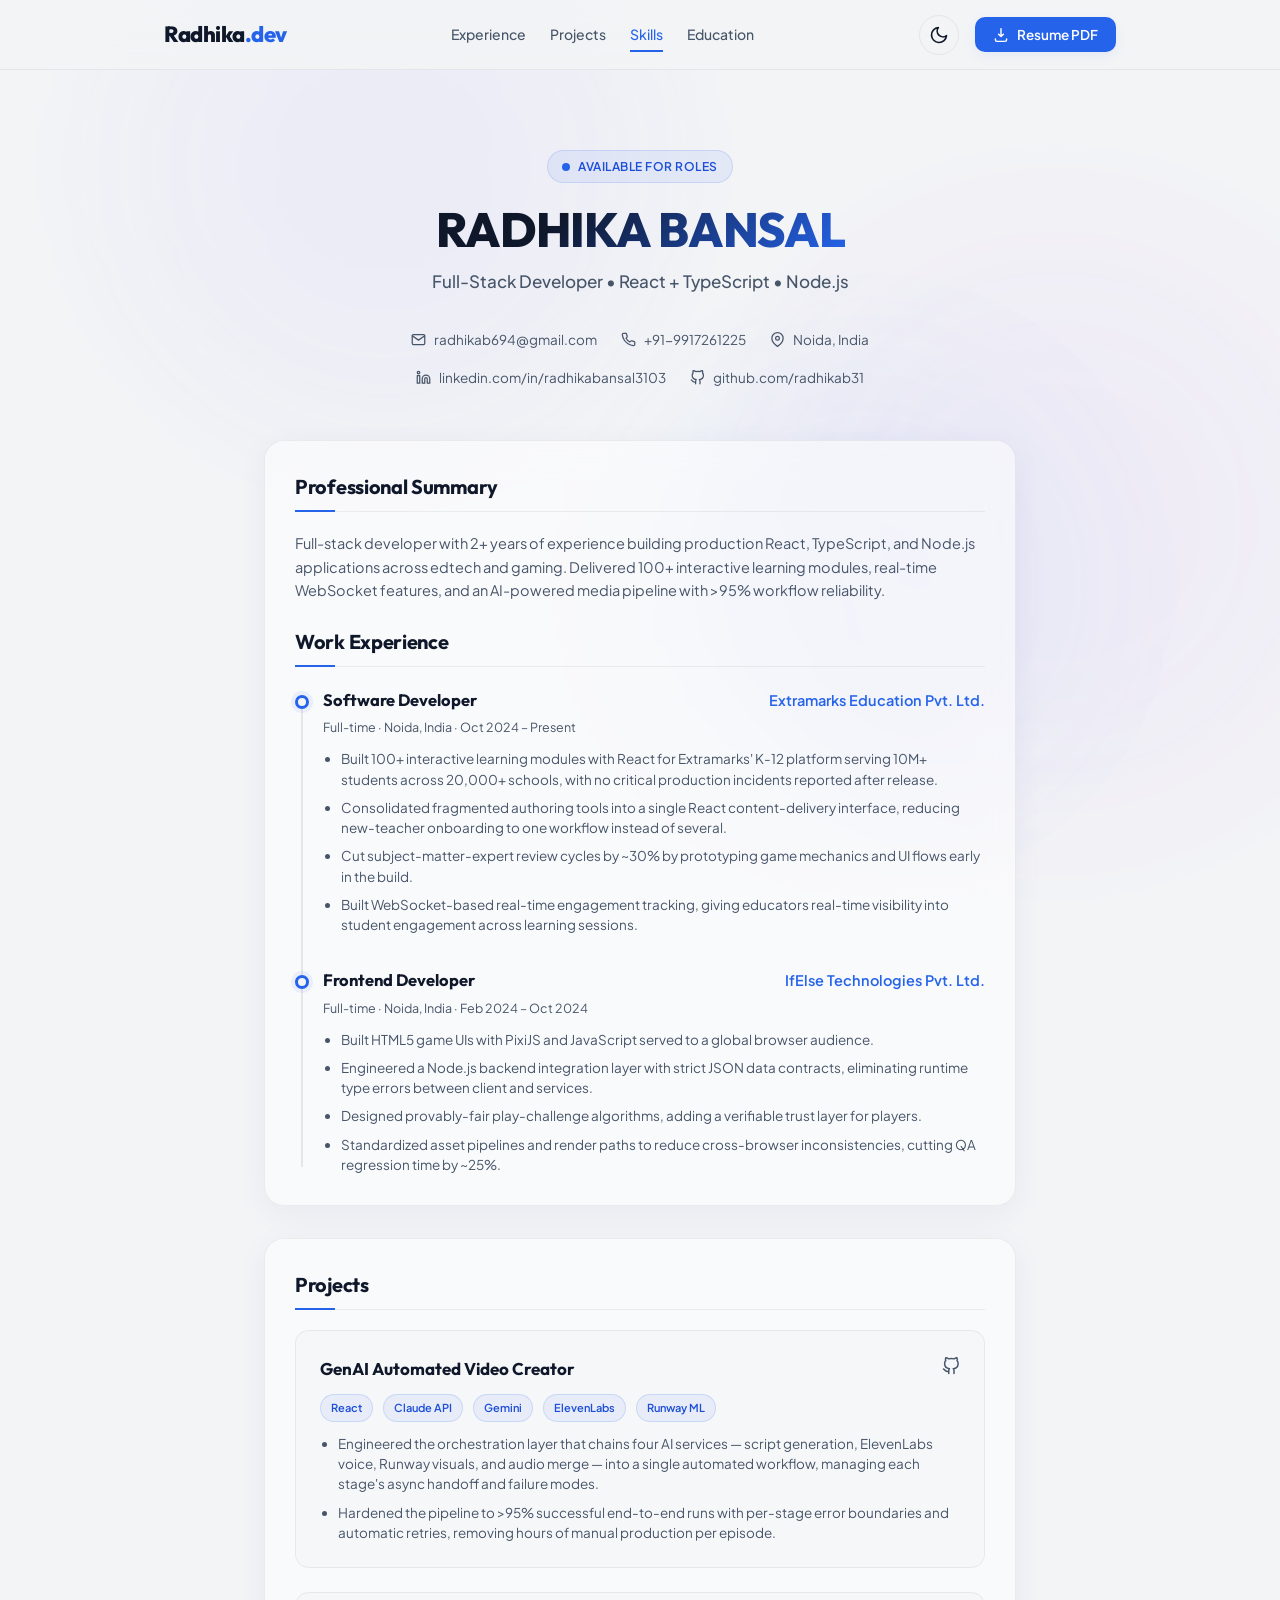
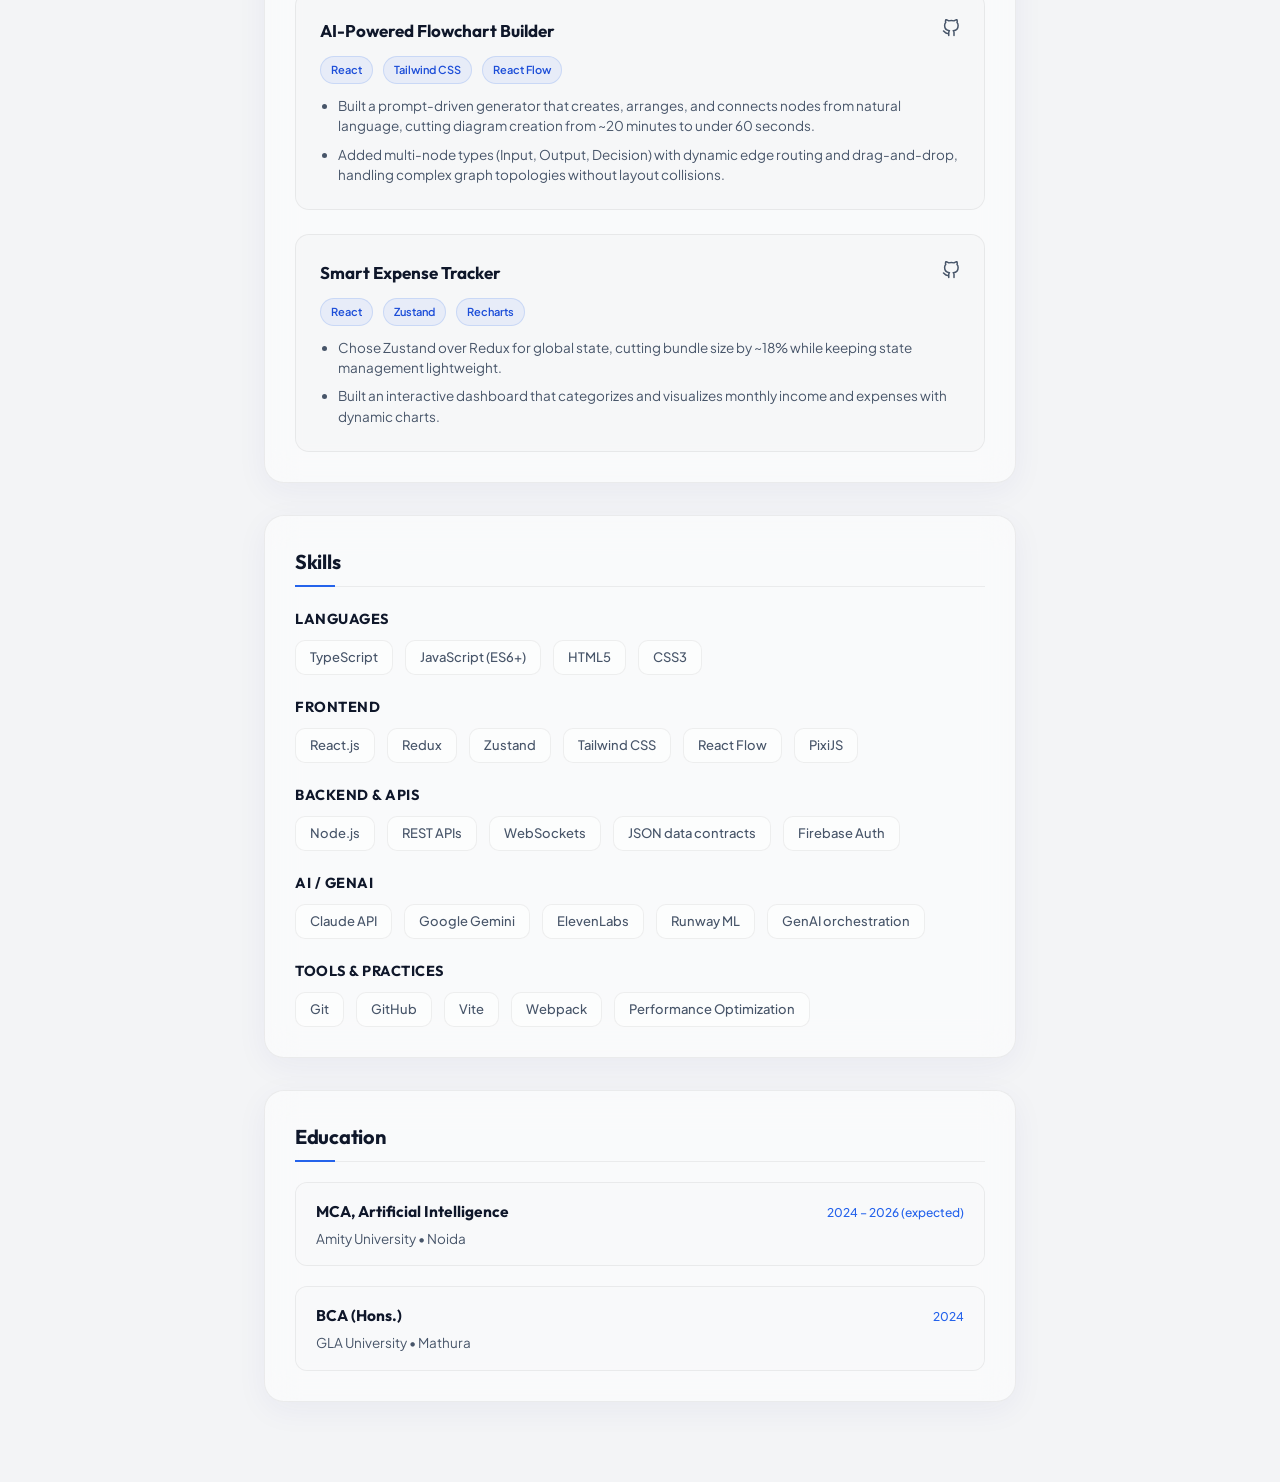
<file: index.html>
<!DOCTYPE html>
<html lang="en">
<head>
  <meta charset="UTF-8"/>
  <meta name="viewport" content="width=device-width, initial-scale=1.0"/>
  <title>Radhika Bansal — Software Developer</title>
  <!-- Google Fonts: Plus Jakarta Sans & Outfit -->
  <link rel="preconnect" href="https://fonts.googleapis.com">
  <link rel="preconnect" href="https://fonts.gstatic.com" crossorigin>
  <link href="https://fonts.googleapis.com/css2?family=Outfit:wght@400;500;600;700;800&family=Plus+Jakarta+Sans:ital,wght@0,300;0,400;0,500;0,600;0,700;1,400&display=swap" rel="stylesheet">
  <link rel="stylesheet" href="styles.css?v=5">
</head>
<body>

  <!-- Floating animated background blobs -->
  <div class="bg-blobs" aria-hidden="true">
    <div class="blob blob-1"></div>
    <div class="blob blob-2"></div>
    <div class="blob blob-3"></div>
  </div>

  <!-- Navigation Bar -->
  <nav class="nav-bar">
    <div class="nav-content">
      <a href="#" class="nav-logo">Radhika<span>.dev</span></a>
      <div class="nav-links">
        <a href="#experience-container" class="nav-link">Experience</a>
        <a href="#projects-container" class="nav-link">Projects</a>
        <a href="#skills-container" class="nav-link">Skills</a>
        <a href="#education-container" class="nav-link">Education</a>
      </div>
      <div class="nav-actions">
        <!-- Light / Dark Mode Toggle Button -->
        <button class="theme-toggle" id="theme-toggle" aria-label="Toggle Theme">
          <svg class="sun-icon" viewBox="0 0 24 24" fill="none" stroke="currentColor" stroke-width="2" stroke-linecap="round" stroke-linejoin="round">
            <circle cx="12" cy="12" r="5"></circle>
            <line x1="12" y1="1" x2="12" y2="3"></line>
            <line x1="12" y1="21" x2="12" y2="23"></line>
            <line x1="4.22" y1="4.22" x2="5.64" y2="5.64"></line>
            <line x1="18.36" y1="18.36" x2="19.78" y2="19.78"></line>
            <line x1="1" y1="12" x2="3" y2="12"></line>
            <line x1="21" y1="12" x2="23" y2="12"></line>
            <line x1="4.22" y1="19.78" x2="5.64" y2="18.36"></line>
            <line x1="18.36" y1="5.64" x2="19.78" y2="4.22"></line>
          </svg>
          <svg class="moon-icon" viewBox="0 0 24 24" fill="none" stroke="currentColor" stroke-width="2" stroke-linecap="round" stroke-linejoin="round">
            <path d="M21 12.79A9 9 0 1 1 11.21 3 7 7 0 0 0 21 12.79z"></path>
          </svg>
        </button>
        <!-- Download PDF button -->
        <button class="dl-btn" onclick="downloadPDF()">
          <svg viewBox="0 0 20 20" fill="none" xmlns="http://www.w3.org/2000/svg">
            <path d="M10 2v10m0 0l-3-3m3 3l3-3M3 15v1a2 2 0 002 2h10a2 2 0 002-2v-1"
                  stroke="currentColor" stroke-width="1.8" stroke-linecap="round" stroke-linejoin="round"/>
          </svg>
          Resume PDF
        </button>
      </div>
    </div>
  </nav>

  <!-- Main Content Wrapper -->
  <main class="portfolio-wrapper">
    <!-- Hero / Header Section -->
    <header class="hero-section">
      <div class="hero-badge">
        <span class="pulse-dot"></span>
        Available for Roles
      </div>
      <h1 class="hero-name">RADHIKA BANSAL</h1>
      <p class="hero-tagline">Full-Stack Developer &bull; React + TypeScript &bull; Node.js</p>
      
      <div class="hero-contact">
        <a href="mailto:radhikab694@gmail.com" class="contact-item">
          <svg viewBox="0 0 24 24" fill="none" stroke="currentColor" stroke-width="2" stroke-linecap="round" stroke-linejoin="round"><path d="M4 4h16c1.1 0 2 .9 2 2v12c0 1.1-.9 2-2 2H4c-1.1 0-2-.9-2-2V6c0-1.1.9-2 2-2z"></path><polyline points="22,6 12,13 2,6"></polyline></svg>
          <span>radhikab694@gmail.com</span>
        </a>
        <a href="tel:+919917261225" class="contact-item">
          <svg viewBox="0 0 24 24" fill="none" stroke="currentColor" stroke-width="2" stroke-linecap="round" stroke-linejoin="round"><path d="M22 16.92v3a2 2 0 0 1-2.18 2 19.79 19.79 0 0 1-8.63-3.07 19.5 19.5 0 0 1-6-6 19.79 19.79 0 0 1-3.07-8.67A2 2 0 0 1 4.11 2h3a2 2 0 0 1 2 1.72 12.84 12.84 0 0 0 .7 2.81 2 2 0 0 1-.45 2.11L8.09 9.91a16 16 0 0 0 6 6l1.27-1.27a2 2 0 0 1 2.11-.45 12.84 12.84 0 0 0 2.81.7A2 2 0 0 1 22 16.92z"></path></svg>
          <span>+91-9917261225</span>
        </a>
        <span class="contact-item location">
          <svg viewBox="0 0 24 24" fill="none" stroke="currentColor" stroke-width="2" stroke-linecap="round" stroke-linejoin="round"><path d="M21 10c0 7-9 13-9 13s-9-6-9-13a9 9 0 0 1 18 0z"></path><circle cx="12" cy="10" r="3"></circle></svg>
          <span>Noida, India</span>
        </span>
        <a href="https://linkedin.com/in/radhikabansal3103" target="_blank" rel="noopener" class="contact-item">
          <svg viewBox="0 0 24 24" fill="none" stroke="currentColor" stroke-width="2" stroke-linecap="round" stroke-linejoin="round"><path d="M16 8a6 6 0 0 1 6 6v7h-4v-7a2 2 0 0 0-2-2 2 2 0 0 0-2 2v7h-4v-7a6 6 0 0 1 6-6z"></path><rect x="2" y="9" width="4" height="12"></rect><circle cx="4" cy="4" r="2"></circle></svg>
          <span>linkedin.com/in/radhikabansal3103</span>
        </a>
        <a href="https://github.com/radhikab31" target="_blank" rel="noopener" class="contact-item git-link">
          <svg viewBox="0 0 24 24" fill="none" stroke="currentColor" stroke-width="2" stroke-linecap="round" stroke-linejoin="round"><path d="M9 19c-5 1.5-5-2.5-7-3m14 6v-3.87a3.37 3.37 0 0 0-.94-2.61c3.14-.35 6.44-1.54 6.44-7A5.44 5.44 0 0 0 20 4.77 5.07 5.07 0 0 0 19.91 1S18.73.65 16 2.48a13.38 13.38 0 0 0-7 0C6.27.65 5.09 1 5.09 1A5.07 5.07 0 0 0 5 4.77a5.44 5.44 0 0 0-1.5 3.78c0 5.42 3.3 6.61 6.44 7A3.37 3.37 0 0 0 9 18.13V22"></path></svg>
          <span>github.com/radhikab31</span>
        </a>
      </div>
    </header>

    <!-- Content Sections -->
    <section id="experience-container" class="portfolio-section">
      <div class="skeleton-loader" aria-hidden="true">
        <div class="skeleton-title"></div>
        <div class="skeleton-line"></div>
        <div class="skeleton-line"></div>
        <div class="skeleton-line"></div>
      </div>
    </section>
    
    <section id="projects-container" class="portfolio-section">
      <div class="skeleton-loader" aria-hidden="true">
        <div class="skeleton-title"></div>
        <div class="skeleton-line"></div>
        <div class="skeleton-line"></div>
        <div class="skeleton-line"></div>
      </div>
    </section>
    
    <section id="skills-container" class="portfolio-section">
      <div class="skeleton-loader" aria-hidden="true">
        <div class="skeleton-title"></div>
        <div class="skeleton-line"></div>
        <div class="skeleton-line"></div>
      </div>
    </section>
    
    <section id="education-container" class="portfolio-section">
      <div class="skeleton-loader" aria-hidden="true">
        <div class="skeleton-title"></div>
        <div class="skeleton-line"></div>
        <div class="skeleton-line"></div>
      </div>
    </section>
  </main>

  <script src="index.js?v=3"></script>
</body>
</html>
</file>
<file: styles.css>
/* ==========================================================================
   1. Theme Variables & Base Style
   ========================================================================== */
:root {
  /* Fonts */
  --font-heading: 'Outfit', -apple-system, BlinkMacSystemFont, "Segoe UI", Roboto, sans-serif;
  --font-body: 'Plus Jakarta Sans', -apple-system, BlinkMacSystemFont, "Segoe UI", Roboto, sans-serif;

  /* Transitions */
  --transition-fast: 0.2s cubic-bezier(0.4, 0, 0.2, 1);
  --transition-normal: 0.4s cubic-bezier(0.16, 1, 0.3, 1);

  /* Dark Theme Default Tokens */
  --bg-main: #090d16;
  --card-bg: rgba(255, 255, 255, 0.03);
  --card-border: rgba(255, 255, 255, 0.07);
  --card-hover-bg: rgba(255, 255, 255, 0.06);
  --card-hover-border: rgba(99, 102, 241, 0.3);
  --text-primary: #f8fafc;
  --text-secondary: #94a3b8;
  --accent-color: #6366f1;
  --accent-light: #818cf8;
  --accent-glow: rgba(99, 102, 241, 0.15);
  --shadow-main: 0 8px 32px 0 rgba(0, 0, 0, 0.3);
  --nav-bg: rgba(9, 13, 22, 0.7);
  --timeline-line: rgba(255, 255, 255, 0.1);
  --badge-bg: rgba(99, 102, 241, 0.12);
  --badge-text: #a5b4fc;
  --badge-border: rgba(99, 102, 241, 0.2);
  --icon-color: #cbd5e1;

  /* Animated Blob Colors (Dark Mode) */
  --blob-1-color: rgba(99, 102, 241, 0.12);
  --blob-2-color: rgba(124, 58, 237, 0.12);
  --blob-3-color: rgba(37, 99, 235, 0.12);
}

body.light-mode {
  /* Light Theme Tokens */
  --bg-main: #f3f4f6;
  --card-bg: rgba(255, 255, 255, 0.5);
  --card-border: rgba(0, 0, 0, 0.06);
  --card-hover-bg: rgba(255, 255, 255, 0.85);
  --card-hover-border: rgba(59, 130, 246, 0.3);
  --text-primary: #0f172a;
  --text-secondary: #475569;
  --accent-color: #2563eb;
  --accent-light: #3b82f6;
  --accent-glow: rgba(37, 99, 235, 0.08);
  --shadow-main: 0 8px 32px 0 rgba(31, 38, 135, 0.05);
  --nav-bg: rgba(243, 244, 246, 0.8);
  --timeline-line: rgba(0, 0, 0, 0.08);
  --badge-bg: rgba(37, 99, 235, 0.08);
  --badge-text: #1d4ed8;
  --badge-border: rgba(37, 99, 235, 0.15);
  --icon-color: #475569;

  /* Animated Blob Colors (Light Mode) */
  --blob-1-color: rgba(99, 102, 241, 0.06);
  --blob-2-color: rgba(168, 85, 247, 0.06);
  --blob-3-color: rgba(59, 130, 246, 0.06);
}

/* Base Styles */
*, *::before, *::after {
  box-sizing: border-box;
  margin: 0;
  padding: 0;
}

html {
  scroll-behavior: smooth;
  -webkit-font-smoothing: antialiased;
  -moz-osx-font-smoothing: grayscale;
}

body {
  font-family: var(--font-body);
  background-color: var(--bg-main);
  color: var(--text-primary);
  line-height: 1.6;
  display: flex;
  flex-direction: column;
  align-items: center;
  overflow-x: hidden;
  transition: background-color var(--transition-normal), color var(--transition-normal);
  min-height: 100vh;
}

/* ==========================================================================
   2. Background Animated Blobs
   ========================================================================== */
.bg-blobs {
  position: fixed;
  top: 0;
  left: 0;
  width: 100vw;
  height: 100vh;
  z-index: -1;
  overflow: hidden;
  pointer-events: none;
}

.blob {
  position: absolute;
  border-radius: 50%;
  filter: blur(80px);
  opacity: 0.8;
  transition: background-color var(--transition-normal);
}

.blob-1 {
  top: -10%;
  left: 10%;
  width: 40vw;
  height: 40vw;
  background-color: var(--blob-1-color);
  animation: float-1 25s ease-in-out infinite alternate;
}

.blob-2 {
  bottom: 10%;
  right: -5%;
  width: 45vw;
  height: 45vw;
  background-color: var(--blob-2-color);
  animation: float-2 28s ease-in-out infinite alternate;
}

.blob-3 {
  top: 40%;
  left: 50%;
  width: 35vw;
  height: 35vw;
  background-color: var(--blob-3-color);
  animation: float-1 22s ease-in-out infinite alternate-reverse;
}

@keyframes float-1 {
  0% { transform: translate(0, 0) scale(1); }
  50% { transform: translate(80px, 40px) scale(1.15); }
  100% { transform: translate(-40px, 80px) scale(0.9); }
}

@keyframes float-2 {
  0% { transform: translate(0, 0) scale(1); }
  50% { transform: translate(-60px, -80px) scale(0.9); }
  100% { transform: translate(40px, 40px) scale(1.1); }
}

/* ==========================================================================
   3. Glassmorphic Navigation Bar
   ========================================================================== */
.nav-bar {
  position: fixed;
  top: 0;
  width: 100%;
  height: 70px;
  z-index: 100;
  background-color: var(--nav-bg);
  backdrop-filter: blur(12px);
  -webkit-backdrop-filter: blur(12px);
  border-bottom: 1px solid var(--card-border);
  display: flex;
  justify-content: center;
  transition: background-color var(--transition-normal), border var(--transition-normal);
}

.nav-content {
  width: 100%;
  max-width: 1000px;
  padding: 0 24px;
  display: flex;
  justify-content: space-between;
  align-items: center;
}

.nav-logo {
  font-family: var(--font-heading);
  font-size: 22px;
  font-weight: 800;
  text-decoration: none;
  color: var(--text-primary);
  letter-spacing: -0.5px;
}

.nav-logo span {
  color: var(--accent-color);
}

.nav-links {
  display: flex;
  gap: 24px;
}

.nav-link {
  font-size: 14px;
  font-weight: 500;
  text-decoration: none;
  color: var(--text-secondary);
  position: relative;
  padding: 6px 0;
  transition: color var(--transition-fast);
}

.nav-link:hover {
  color: var(--text-primary);
}

.nav-link::after {
  content: '';
  position: absolute;
  bottom: 0;
  left: 0;
  width: 0;
  height: 2px;
  background-color: var(--accent-color);
  transition: width var(--transition-fast);
}

.nav-link.active {
  color: var(--accent-color);
}

.nav-link.active::after {
  width: 100%;
}

.nav-actions {
  display: flex;
  align-items: center;
  gap: 16px;
}

/* Theme Toggle Button */
.theme-toggle {
  background: none;
  border: 1px solid var(--card-border);
  border-radius: 50%;
  width: 40px;
  height: 40px;
  display: flex;
  align-items: center;
  justify-content: center;
  cursor: pointer;
  color: var(--text-primary);
  transition: border var(--transition-fast), background-color var(--transition-fast);
}

.theme-toggle:hover {
  border-color: var(--accent-color);
  background-color: var(--card-hover-bg);
}

.theme-toggle svg {
  width: 20px;
  height: 20px;
  transition: transform var(--transition-normal);
}

/* Handle sun/moon visibility */
body.light-mode .theme-toggle .sun-icon { display: none; }
body:not(.light-mode) .theme-toggle .moon-icon { display: none; }

body:not(.light-mode) .theme-toggle:hover svg {
  transform: rotate(45deg);
}

body.light-mode .theme-toggle:hover svg {
  transform: rotate(-20deg);
}

/* Premium Download PDF Button */
.dl-btn {
  display: inline-flex;
  align-items: center;
  gap: 8px;
  background-color: var(--accent-color);
  color: #ffffff;
  font-family: var(--font-body);
  font-size: 13.5px;
  font-weight: 600;
  padding: 9px 18px;
  border: none;
  border-radius: 10px;
  cursor: pointer;
  transition: background-color var(--transition-fast), transform var(--transition-fast), box-shadow var(--transition-fast);
  box-shadow: 0 4px 12px var(--accent-glow);
}

.dl-btn:hover {
  background-color: var(--accent-light);
  transform: translateY(-1px);
  box-shadow: 0 6px 16px var(--accent-glow);
}

.dl-btn:active {
  transform: translateY(1px);
}

.dl-btn svg {
  width: 16px;
  height: 16px;
}

/* ==========================================================================
   4. Layout Wrapper & Main Sections
   ========================================================================== */
.portfolio-wrapper {
  width: 100%;
  max-width: 800px;
  padding: 110px 24px 80px;
  display: flex;
  flex-direction: column;
  gap: 32px;
}

.portfolio-section {
  width: 100%;
  border-radius: 20px;
  background-color: var(--card-bg);
  border: 1px solid var(--card-border);
  box-shadow: var(--shadow-main);
  backdrop-filter: blur(16px);
  -webkit-backdrop-filter: blur(16px);
  padding: 30px;
  transition: border var(--transition-normal), background-color var(--transition-normal), transform var(--transition-normal);
}

.portfolio-section:hover {
  border-color: var(--card-hover-border);
}

/* Section Header Styling */
.sec-head {
  font-family: var(--font-heading);
  font-size: 20px;
  font-weight: 700;
  letter-spacing: -0.3px;
  color: var(--text-primary);
  margin-bottom: 20px;
  padding-bottom: 8px;
  border-bottom: 1px solid var(--card-border);
  position: relative;
}

.sec-head::after {
  content: '';
  position: absolute;
  bottom: -1px;
  left: 0;
  width: 40px;
  height: 2px;
  background-color: var(--accent-color);
}

/* ==========================================================================
   5. Hero / Profile Header Section
   ========================================================================== */
.hero-section {
  display: flex;
  flex-direction: column;
  align-items: center;
  text-align: center;
  padding: 40px 20px 20px;
}

.hero-badge {
  display: inline-flex;
  align-items: center;
  gap: 8px;
  font-size: 12px;
  font-weight: 600;
  background-color: var(--badge-bg);
  color: var(--badge-text);
  border: 1px solid var(--badge-border);
  padding: 6px 14px;
  border-radius: 30px;
  margin-bottom: 20px;
  text-transform: uppercase;
  letter-spacing: 0.5px;
}

.pulse-dot {
  width: 8px;
  height: 8px;
  background-color: var(--accent-color);
  border-radius: 50%;
  animation: pulse 1.8s infinite;
}

@keyframes pulse {
  0% { transform: scale(0.9); box-shadow: 0 0 0 0 rgba(99, 102, 241, 0.7); }
  70% { transform: scale(1); box-shadow: 0 0 0 8px rgba(99, 102, 241, 0); }
  100% { transform: scale(0.9); box-shadow: 0 0 0 0 rgba(99, 102, 241, 0); }
}

.hero-name {
  font-family: var(--font-heading);
  font-size: clamp(32px, 6vw, 48px);
  font-weight: 800;
  letter-spacing: -1px;
  line-height: 1.1;
  background: linear-gradient(135deg, var(--text-primary) 30%, var(--accent-color));
  -webkit-background-clip: text;
  -webkit-text-fill-color: transparent;
  margin-bottom: 12px;
}

.hero-tagline {
  font-size: clamp(14px, 2.5vw, 17px);
  color: var(--text-secondary);
  font-weight: 500;
  max-width: 600px;
  margin-bottom: 24px;
}

.hero-contact {
  display: flex;
  flex-wrap: wrap;
  justify-content: center;
  gap: 16px 24px;
  margin-top: 10px;
  font-size: 13.5px;
}

.contact-item {
  display: flex;
  align-items: center;
  gap: 8px;
  color: var(--text-secondary);
  text-decoration: none;
  transition: color var(--transition-fast);
}

.contact-item svg {
  width: 15px;
  height: 15px;
  stroke: var(--icon-color);
  transition: stroke var(--transition-fast);
}

.contact-item:hover {
  color: var(--text-primary);
}

.contact-item:hover svg {
  stroke: var(--accent-color);
}

.contact-item.location {
  cursor: default;
}

/* ==========================================================================
   6. Dynamic Animations & Loaders
   ========================================================================== */
.animate-in {
  animation: fadeInUp 0.5s cubic-bezier(0.16, 1, 0.3, 1) forwards;
}

@keyframes fadeInUp {
  from {
    opacity: 0;
    transform: translateY(16px);
  }
  to {
    opacity: 1;
    transform: translateY(0);
  }
}

/* Skeletons Styling */
.skeleton-loader {
  display: flex;
  flex-direction: column;
  gap: 12px;
  padding: 10px 0;
}

.skeleton-title {
  width: 35%;
  height: 24px;
  border-radius: 6px;
  background: linear-gradient(90deg, var(--card-border) 25%, rgba(255, 255, 255, 0.08) 50%, var(--card-border) 75%);
  background-size: 200% 100%;
  animation: shimmer 1.5s infinite;
}

.skeleton-line {
  width: 100%;
  height: 14px;
  border-radius: 4px;
  background: linear-gradient(90deg, var(--card-border) 25%, rgba(255, 255, 255, 0.08) 50%, var(--card-border) 75%);
  background-size: 200% 100%;
  animation: shimmer 1.5s infinite;
}

.skeleton-line:nth-child(3) { width: 90%; }
.skeleton-line:nth-child(4) { width: 75%; }

@keyframes shimmer {
  0% { background-position: 200% 0; }
  100% { background-position: -200% 0; }
}

/* Error layout styling */
.section-error {
  display: flex;
  flex-direction: column;
  align-items: center;
  gap: 12px;
  padding: 40px 20px;
  text-align: center;
  color: #ef4444;
}
.error-icon {
  width: 40px;
  height: 40px;
}

/* ==========================================================================
   7. Work Experience Timeline (Dynamic Content)
   ========================================================================== */
.summary {
  font-size: 14.5px;
  color: var(--text-secondary);
  line-height: 1.6;
  margin-bottom: 24px;
}

.timeline {
  position: relative;
  padding-left: 28px;
  display: flex;
  flex-direction: column;
  gap: 32px;
}

.timeline::before {
  content: '';
  position: absolute;
  top: 8px;
  bottom: 8px;
  left: 6px;
  width: 2px;
  background-color: var(--timeline-line);
}

.timeline-item {
  position: relative;
}

.timeline-badge {
  position: absolute;
  top: 8px;
  left: -28px;
  width: 14px;
  height: 14px;
  border-radius: 50%;
  background-color: var(--bg-main);
  border: 3px solid var(--accent-color);
  box-shadow: 0 0 0 4px var(--accent-glow);
  z-index: 2;
  transition: transform var(--transition-fast), background-color var(--transition-fast);
}

.timeline-item:hover .timeline-badge {
  transform: scale(1.2);
  background-color: var(--accent-color);
}

.job-card {
  display: flex;
  flex-direction: column;
}

.job-header {
  display: flex;
  justify-content: space-between;
  align-items: baseline;
  flex-wrap: wrap;
  gap: 4px 12px;
}

.job-title {
  font-family: var(--font-heading);
  font-size: 16.5px;
  font-weight: 700;
  color: var(--text-primary);
}

.job-company {
  font-size: 14.5px;
  font-weight: 600;
  color: var(--accent-color);
}

.job-meta {
  font-size: 12.5px;
  color: var(--text-secondary);
  margin-top: 4px;
  margin-bottom: 12px;
}

.job-bullets, .project-bullets {
  padding-left: 18px;
  display: flex;
  flex-direction: column;
  gap: 8px;
}

.job-bullets li, .project-bullets li {
  font-size: 13.5px;
  color: var(--text-secondary);
  line-height: 1.5;
}

/* ==========================================================================
   8. Projects Cards Grid
   ========================================================================== */
.projects-grid {
  display: grid;
  grid-template-columns: 1fr;
  gap: 24px;
}

.project-card {
  border-radius: 14px;
  background-color: rgba(255, 255, 255, 0.015);
  border: 1px solid var(--card-border);
  padding: 24px;
  transition: transform var(--transition-normal), border var(--transition-normal), box-shadow var(--transition-normal);
  display: flex;
  flex-direction: column;
  gap: 12px;
}

body.light-mode .project-card {
  background-color: rgba(0, 0, 0, 0.01);
}

.project-card:hover {
  transform: translateY(-2px);
  border-color: var(--card-hover-border);
  box-shadow: 0 8px 24px rgba(0, 0, 0, 0.15);
}

.project-header {
  display: flex;
  justify-content: space-between;
  align-items: center;
  gap: 12px;
}

.project-title {
  font-family: var(--font-heading);
  font-size: 17px;
  font-weight: 700;
  color: var(--text-primary);
}

.project-links a {
  color: var(--text-secondary);
  transition: color var(--transition-fast);
}

.project-links a:hover {
  color: var(--accent-color);
}

.project-icon {
  width: 18px;
  height: 18px;
}

.project-tech-list {
  display: flex;
  flex-wrap: wrap;
  gap: 6px 10px;
}

.tech-badge {
  font-size: 11px;
  font-weight: 600;
  background-color: var(--badge-bg);
  color: var(--badge-text);
  border: 1px solid var(--badge-border);
  padding: 4px 10px;
  border-radius: 20px;
}

/* ==========================================================================
   9. Skills Badge Layouts
   ========================================================================== */
.skills-grid {
  display: grid;
  grid-template-columns: 1fr;
  gap: 20px;
}

.skills-category {
  display: flex;
  flex-direction: column;
  gap: 10px;
}

.category-title {
  font-family: var(--font-heading);
  font-size: 14.5px;
  font-weight: 700;
  color: var(--text-primary);
  text-transform: uppercase;
  letter-spacing: 0.5px;
}

.chips-container {
  display: flex;
  flex-wrap: wrap;
  gap: 8px 12px;
}

.skill-chip {
  font-size: 13px;
  font-weight: 500;
  background-color: var(--card-bg);
  border: 1px solid var(--card-border);
  color: var(--text-secondary);
  padding: 6px 14px;
  border-radius: 10px;
  cursor: default;
  transition: background-color var(--transition-fast), border-color var(--transition-fast), color var(--transition-fast), transform var(--transition-fast);
}

.skill-chip:hover {
  background-color: var(--badge-bg);
  border-color: var(--accent-color);
  color: var(--text-primary);
  transform: translateY(-1px);
}

/* ==========================================================================
   10. Education Layout
   ========================================================================== */
.education-timeline {
  display: flex;
  flex-direction: column;
  gap: 20px;
}

.education-card {
  padding: 16px 20px;
  border-radius: 12px;
  border: 1px solid var(--card-border);
  background-color: rgba(255, 255, 255, 0.01);
  display: flex;
  flex-direction: column;
  gap: 4px;
}

body.light-mode .education-card {
  background-color: rgba(0, 0, 0, 0.005);
}

.education-header {
  display: flex;
  justify-content: space-between;
  align-items: baseline;
  flex-wrap: wrap;
  gap: 4px 12px;
}

.education-degree {
  font-family: var(--font-heading);
  font-size: 15.5px;
  font-weight: 700;
  color: var(--text-primary);
}

.education-date {
  font-size: 12px;
  font-weight: 500;
  color: var(--accent-color);
}

.education-institution {
  font-size: 13.5px;
  color: var(--text-secondary);
}

/* ==========================================================================
   11. Responsive Styles (Screen View)
   ========================================================================== */
@media (max-width: 768px) {
  .nav-links {
    display: none; /* Keep clean mobile bar with just logo, toggle & button */
  }
  .portfolio-wrapper {
    padding: 95px 16px 60px;
  }
  .portfolio-section {
    padding: 24px 18px;
  }
  .timeline {
    padding-left: 20px;
  }
  .timeline::before {
    left: 4px;
  }
  .timeline-badge {
    left: -20px;
    width: 10px;
    height: 10px;
    border-width: 2px;
    top: 6px;
  }
}

/* ==========================================================================
   12. PRINT Styles Override (Standard Corporate Resume Format)
   ========================================================================== */
@media print {
  @page {
    size: A4;
    margin: 0; /* Removes browser default headers, footers, and margins */
  }

  body {
    background: #ffffff !important;
    color: #000000 !important;
    font-family: Arial, Helvetica, sans-serif !important;
    font-size: 9pt !important;
    line-height: 1.35 !important;
    width: auto !important;
    min-height: auto !important;
    display: block !important;
    padding: 8mm 12mm !important; /* Clean margin padding inside page boundary */
    margin: 0 !important;
    -webkit-print-color-adjust: exact !important;
    print-color-adjust: exact !important;
  }

  /* Hide screen-only items */
  .bg-blobs,
  .nav-bar,
  .hero-badge,
  .project-links,
  .skeleton-loader,
  .theme-toggle {
    display: none !important;
  }

  /* Flatten structure */
  .portfolio-wrapper {
    padding: 0 !important;
    max-width: 100% !important;
    display: block !important;
    gap: 0 !important;
  }

  .portfolio-section {
    border: none !important;
    background: transparent !important;
    box-shadow: none !important;
    backdrop-filter: none !important;
    -webkit-backdrop-filter: none !important;
    padding: 0 !important;
    margin-bottom: 8pt !important;
    border-radius: 0 !important;
    page-break-inside: avoid !important;
  }

  /* Print Section Headers */
  .sec-head {
    background: #12223a !important;
    color: #ffffff !important;
    font-size: 9pt !important;
    font-family: Arial, Helvetica, sans-serif !important;
    font-weight: bold !important;
    text-transform: uppercase !important;
    padding: 3pt 5pt !important;
    margin-bottom: 4pt !important;
    margin-top: 8pt !important;
    border: none !important;
    position: static !important;
  }

  .sec-head::after {
    display: none !important;
  }

  /* Print Header (Centered, standard corporate style) */
  .hero-section {
    padding: 0 0 4pt 0 !important;
    margin-bottom: 6pt !important;
    border-bottom: 1px solid #cbd5e1 !important;
    display: block !important;
    text-align: center !important;
  }

  .hero-name {
    font-size: 20pt !important;
    font-family: Arial, Helvetica, sans-serif !important;
    font-weight: bold !important;
    letter-spacing: normal !important;
    background: none !important;
    -webkit-background-clip: initial !important;
    -webkit-text-fill-color: initial !important;
    color: #12223a !important;
    margin-bottom: 1pt !important;
  }

  .hero-tagline {
    font-size: 9.5pt !important;
    color: #12223a !important;
    font-weight: bold !important;
    max-width: 100% !important;
    margin-bottom: 2pt !important;
    display: block !important;
  }

  .hero-contact {
    display: block !important;
    text-align: center !important;
    font-size: 8.5pt !important;
    color: #475569 !important;
    margin-top: 1pt !important;
  }

  .contact-item {
    display: inline !important;
    color: #475569 !important;
    text-decoration: none !important;
  }

  .contact-item svg {
    display: none !important; /* Hide icons in print */
  }

  .contact-item::after {
    content: " \00b7 " !important; /* Dot separator */
  }

  /* Hide separator on second-to-last item (linkedin link) since last item (git-link) is hidden */
  .contact-item:nth-last-child(2)::after {
    content: "" !important;
  }

  .contact-item:last-child::after {
    content: "" !important;
  }

  .git-link {
    display: none !important; /* Hide GitHub profile link on printed resume */
  }

  /* Summary Text */
  .summary {
    font-size: 8.5pt !important;
    color: #000000 !important;
    margin-bottom: 6pt !important;
    line-height: 1.35 !important;
  }

  /* Print Timeline (Reverts to standard bullets/blocks) */
  .timeline {
    padding-left: 0 !important;
    display: block !important;
  }

  .timeline::before,
  .timeline-badge {
    display: none !important;
  }

  .timeline-item {
    margin-bottom: 6pt !important;
    page-break-inside: avoid !important;
  }

  .job-header {
    display: flex !important;
    justify-content: space-between !important;
    margin-bottom: 1pt !important;
  }

  .job-title {
    font-size: 9pt !important;
    font-weight: bold !important;
    color: #000000 !important;
  }

  .job-company {
    font-size: 9pt !important;
    font-weight: bold !important;
    color: #000000 !important;
  }

  .job-company::before {
    content: " \2014  " !important; /* Unicode em-dash escape sequence */
  }

  .job-meta {
    font-size: 8.2pt !important;
    font-style: italic !important;
    color: #475569 !important;
    margin-top: 0 !important;
    margin-bottom: 2pt !important;
  }

  /* Revert styled bullets to clean standard bullet list */
  .job-bullets, .project-bullets {
    padding-left: 10pt !important;
    list-style-type: disc !important;
    display: block !important;
  }

  .job-bullets li, .project-bullets li {
    font-size: 8.5pt !important;
    color: #000000 !important;
    margin-bottom: 1.5pt !important;
    padding-left: 0 !important;
    line-height: 1.35 !important;
    display: list-item !important;
  }

  /* Print Projects Section */
  .projects-grid {
    display: block !important;
  }

  .project-card {
    display: block !important;
    border: none !important;
    background: transparent !important;
    padding: 0 !important;
    margin-bottom: 6pt !important;
    box-shadow: none !important;
    page-break-inside: avoid !important;
  }

  .project-header {
    display: inline !important;
    margin: 0 !important;
  }

  .project-title {
    display: inline !important;
    font-size: 9pt !important;
    font-weight: bold !important;
    color: #1b4cbe !important;
    margin: 0 !important;
  }

  /* Hide badges, print simple text representation of stack */
  .project-tech-list {
    display: inline !important;
    font-size: 8.2pt !important;
    color: #000000 !important;
    margin: 0 !important;
    font-weight: bold !important;
  }

  .project-tech-list::before {
    content: " \2014  " !important; /* Unicode em-dash */
    font-style: normal !important;
    font-weight: normal !important;
  }

  .project-bullets {
    display: block !important;
    margin-top: 2pt !important;
  }

  .tech-badge {
    background: none !important;
    color: #475569 !important;
    border: none !important;
    padding: 0 !important;
    display: inline !important;
  }

  .tech-badge::after {
    content: ", " !important;
  }

  .tech-badge:last-child::after {
    content: "" !important;
  }

  /* Print Skills Section (Format back to standard table layout) */
  .skills-grid {
    display: table !important;
    width: 100% !important;
    border-collapse: collapse !important;
    margin-top: 2pt !important;
  }

  .skills-category {
    display: table-row !important;
  }

  .category-title {
    display: table-cell !important;
    font-size: 8.5pt !important;
    font-weight: bold !important;
    color: #000000 !important;
    padding: 2pt 10pt 2pt 0 !important;
    width: 120px !important;
    vertical-align: top !important;
    border-bottom: none !important;
  }

  .chips-container {
    display: table-cell !important;
    vertical-align: top !important;
    padding: 2pt 0 !important;
  }

  .skill-chip {
    background: none !important;
    border: none !important;
    color: #000000 !important;
    padding: 0 !important;
    display: inline !important;
  }

  .skill-chip::after {
    content: ", " !important;
  }

  .skill-chip:last-child::after {
    content: "" !important;
  }

  /* Print Education Section */
  .education-timeline {
    display: block !important;
  }

  .education-card {
    border: none !important;
    background: transparent !important;
    padding: 0 !important;
    margin-bottom: 4pt !important;
    page-break-inside: avoid !important;
  }

  .education-header {
    display: flex !important;
    justify-content: space-between !important;
  }

  .education-degree {
    font-size: 9pt !important;
    font-weight: bold !important;
    color: #000000 !important;
  }

  .education-date {
    font-size: 8.5pt !important;
    font-weight: bold !important;
    color: #000000 !important;
  }

  .education-institution {
    font-size: 8.2pt !important;
    color: #475569 !important;
    margin-top: 1pt !important;
  }
}
</file>
